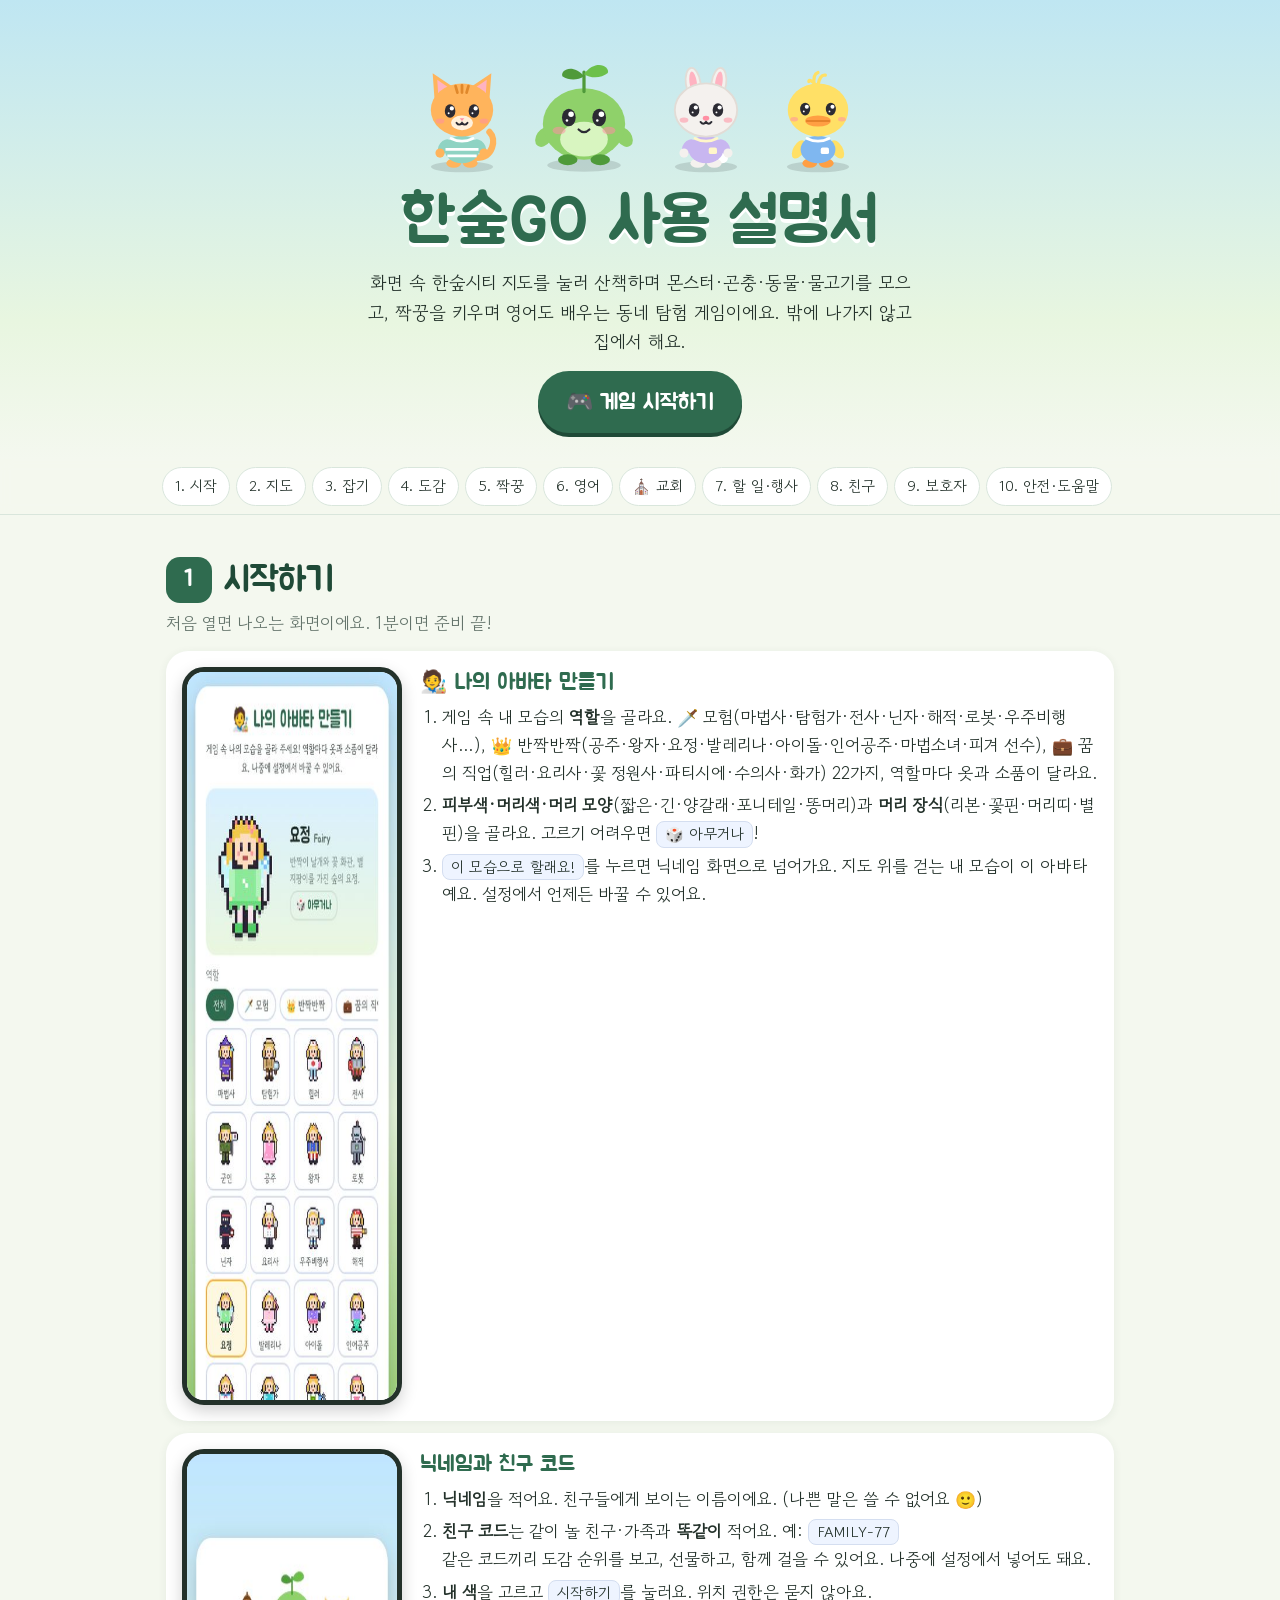
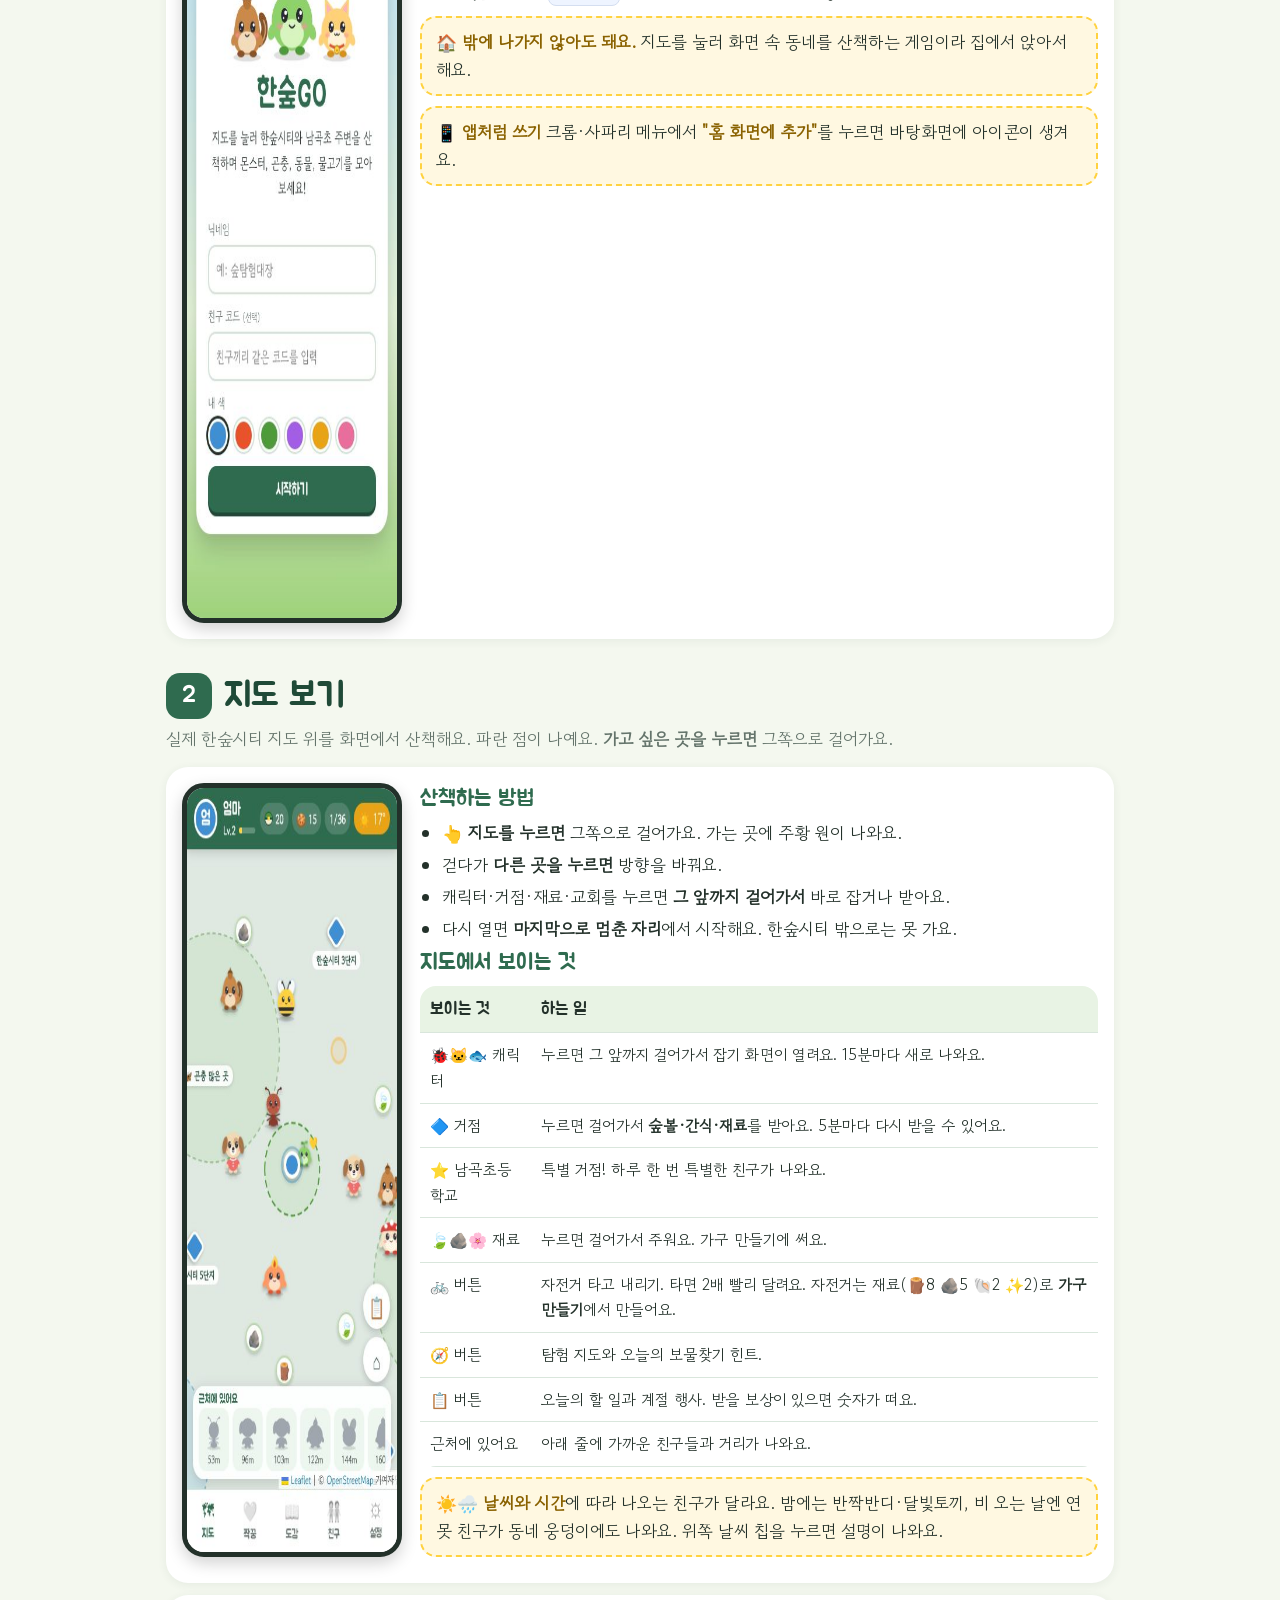
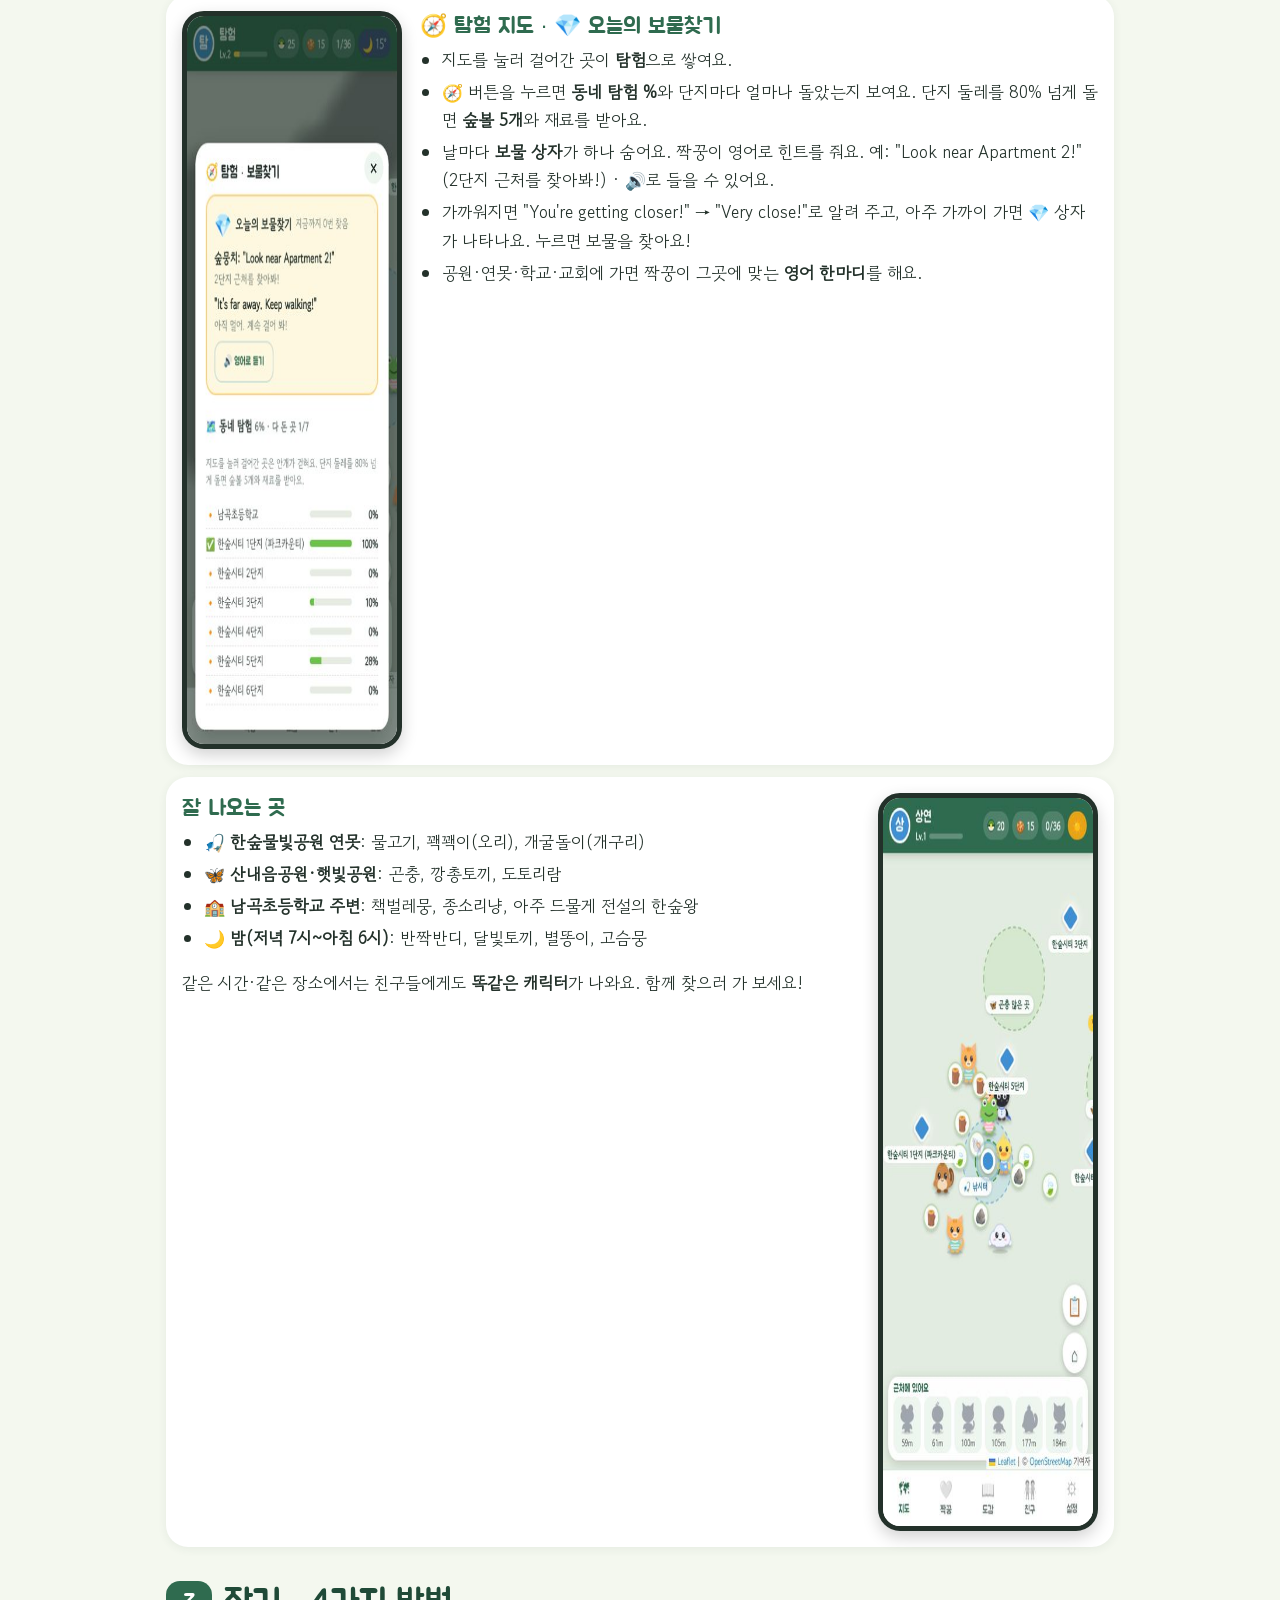
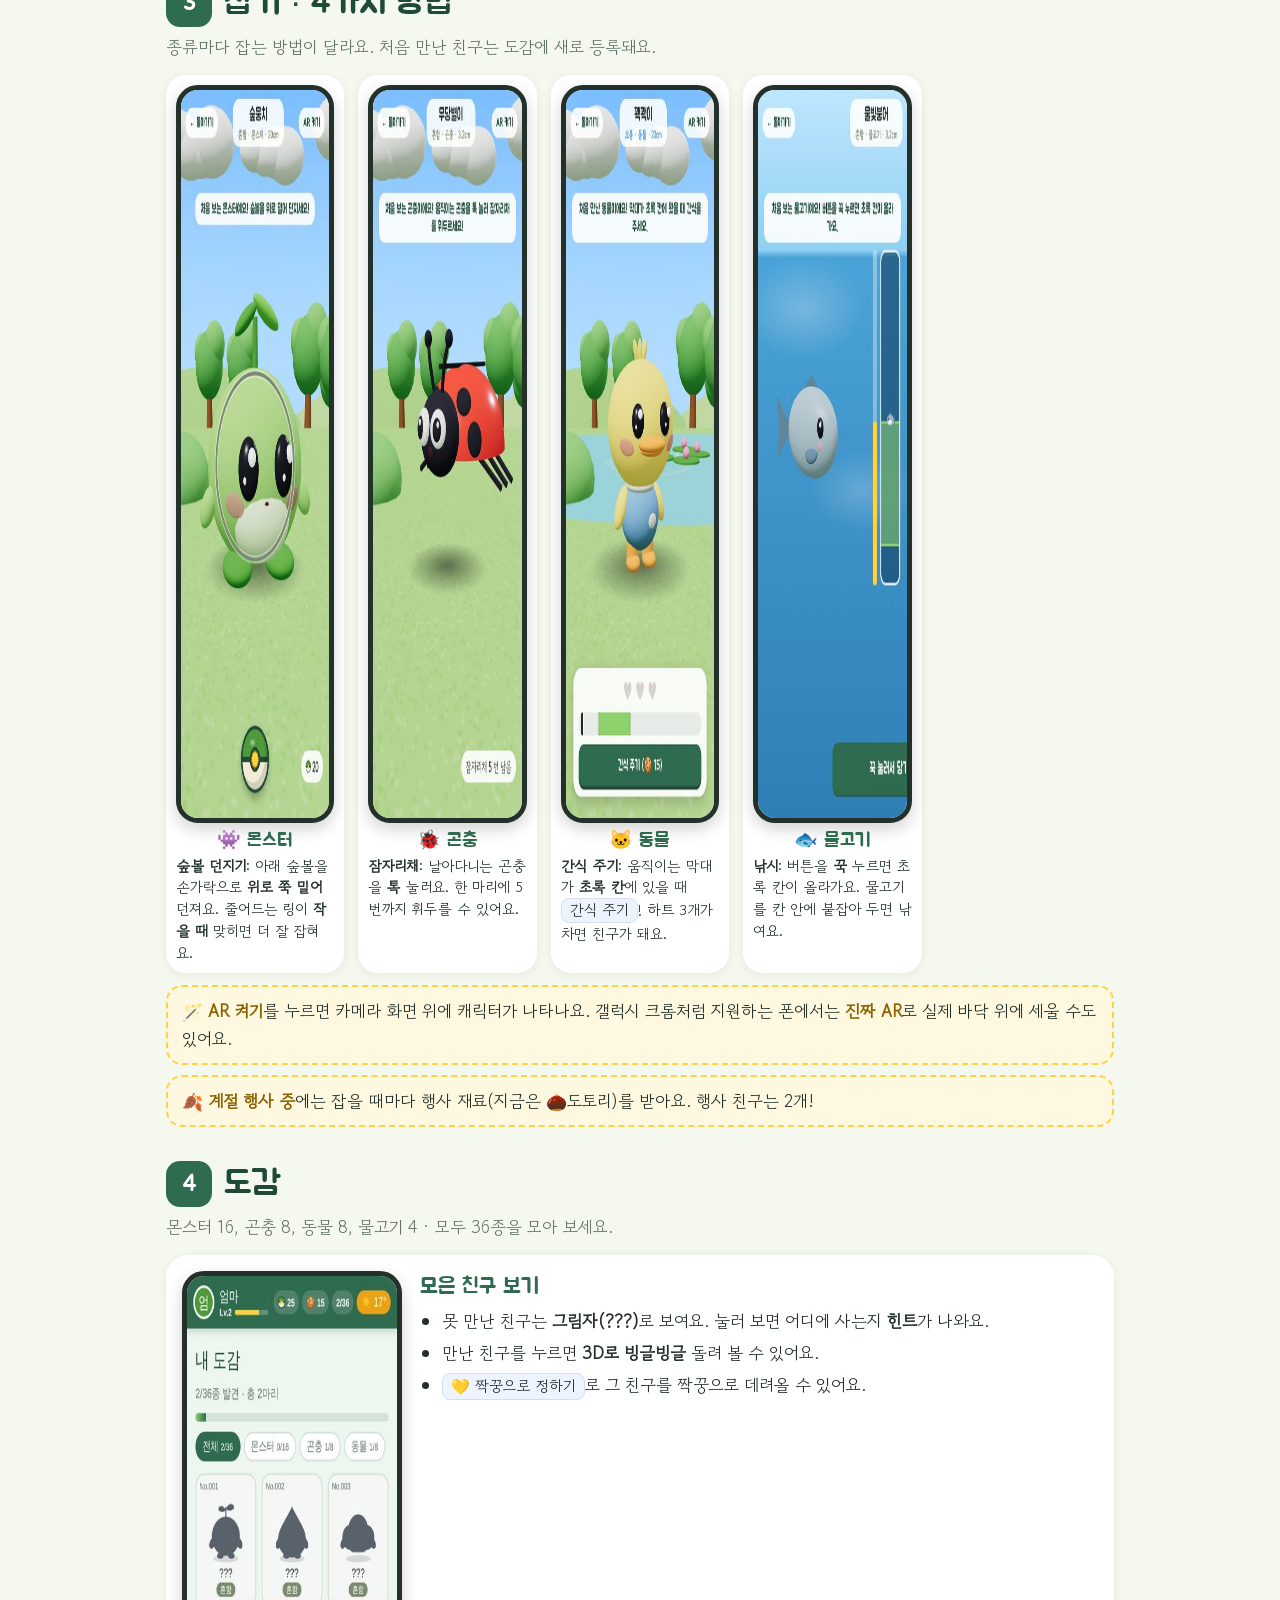
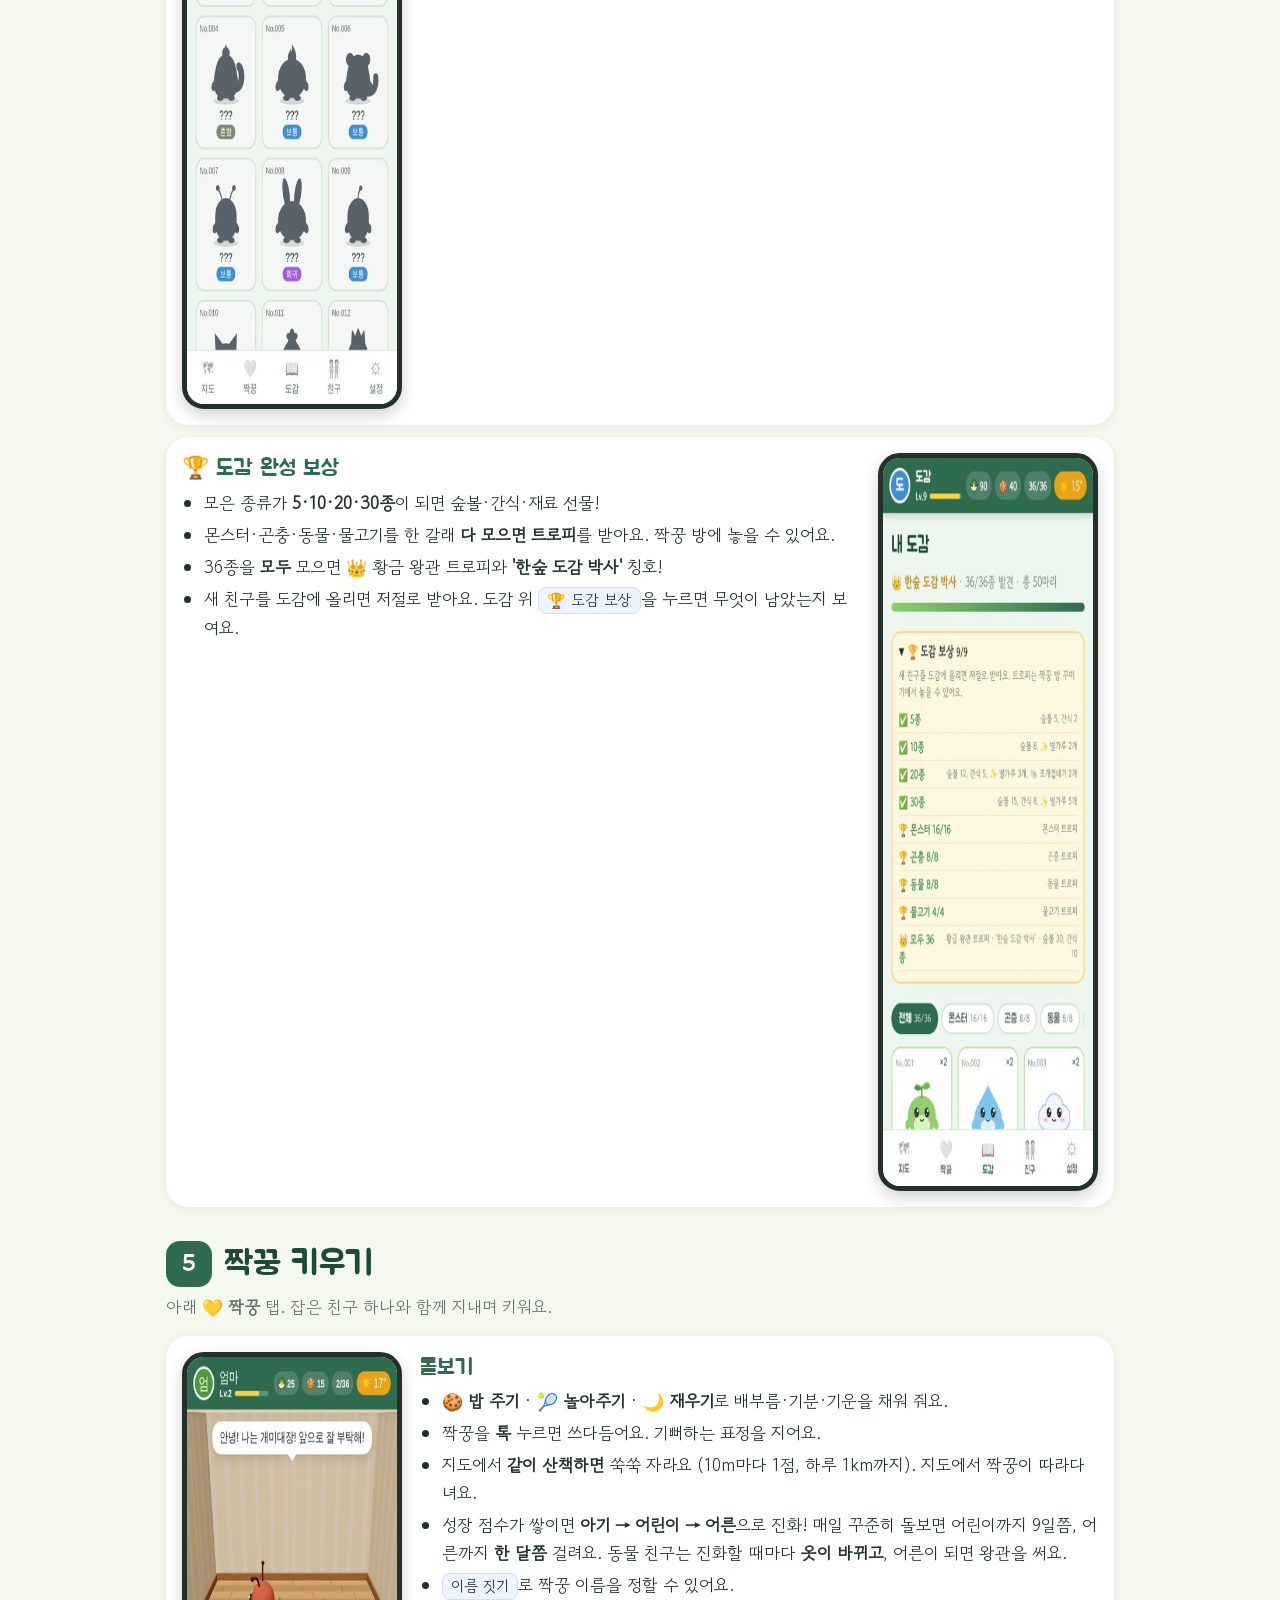
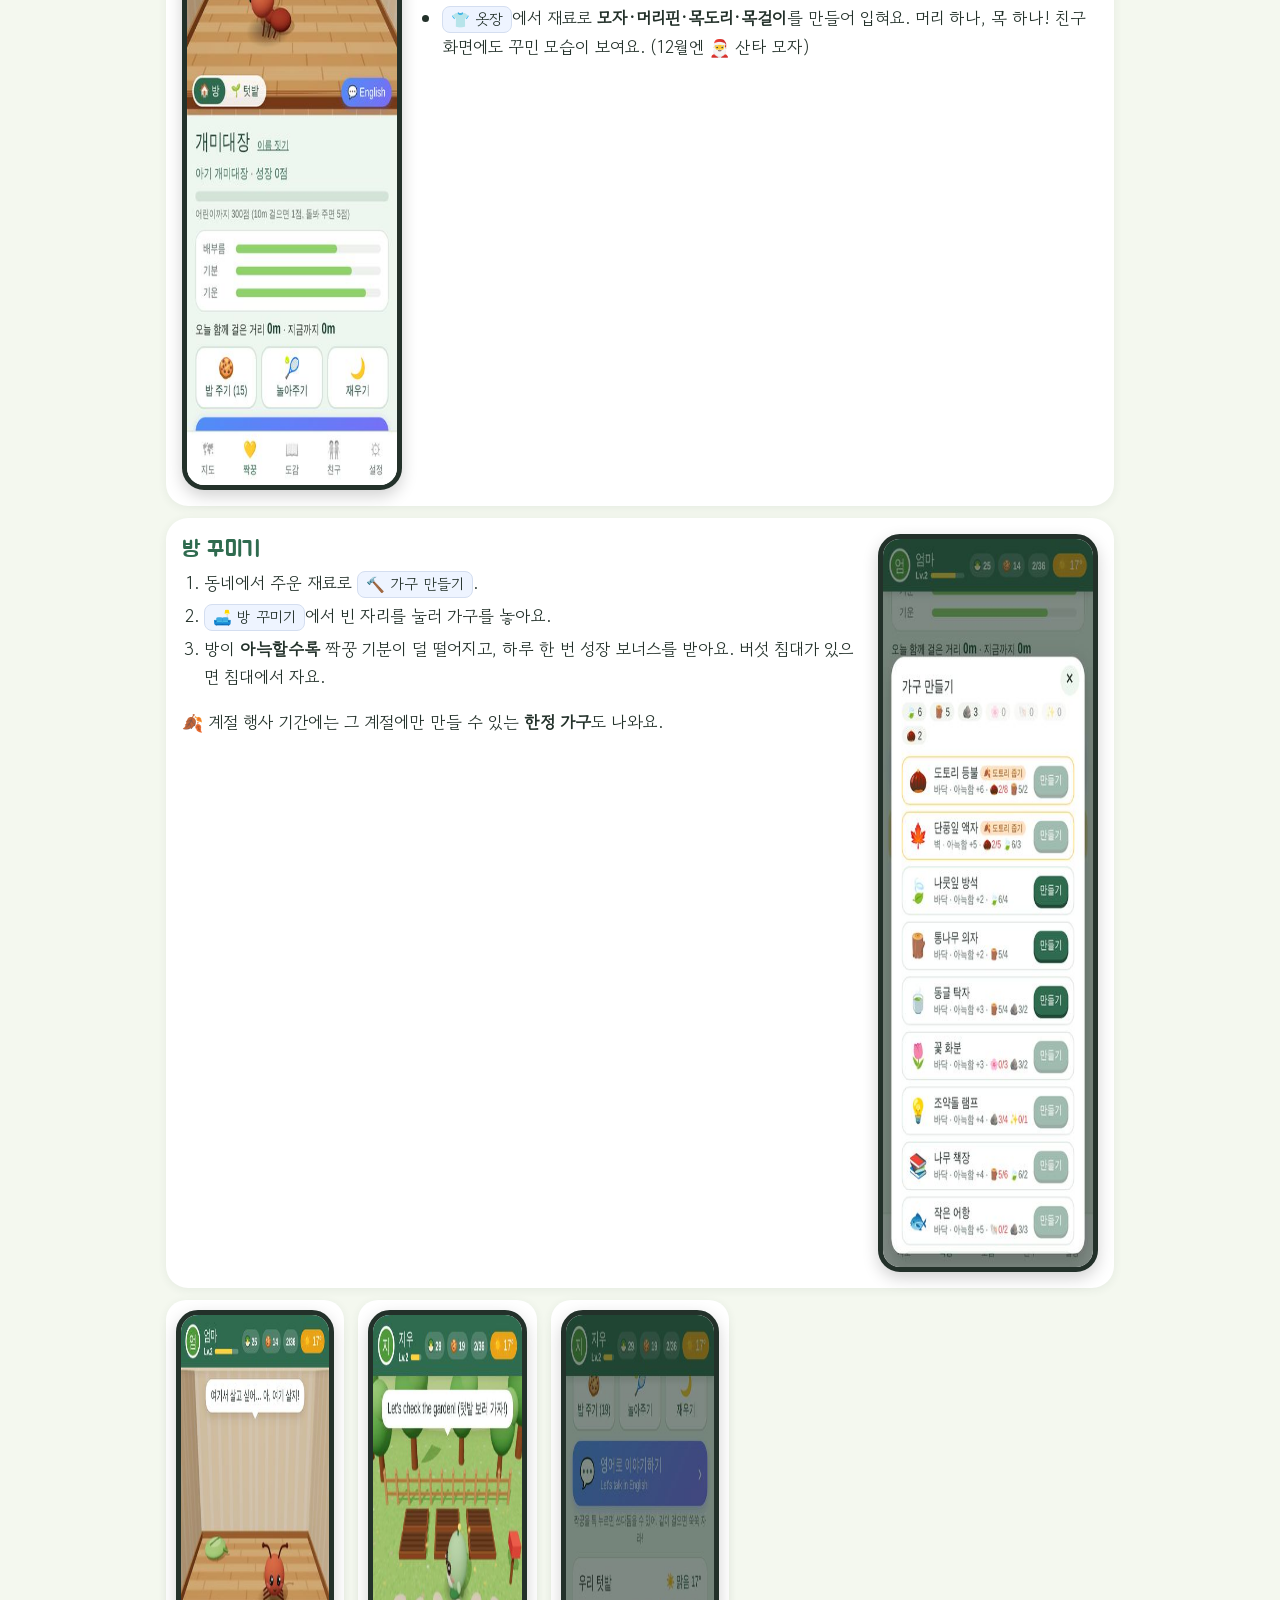
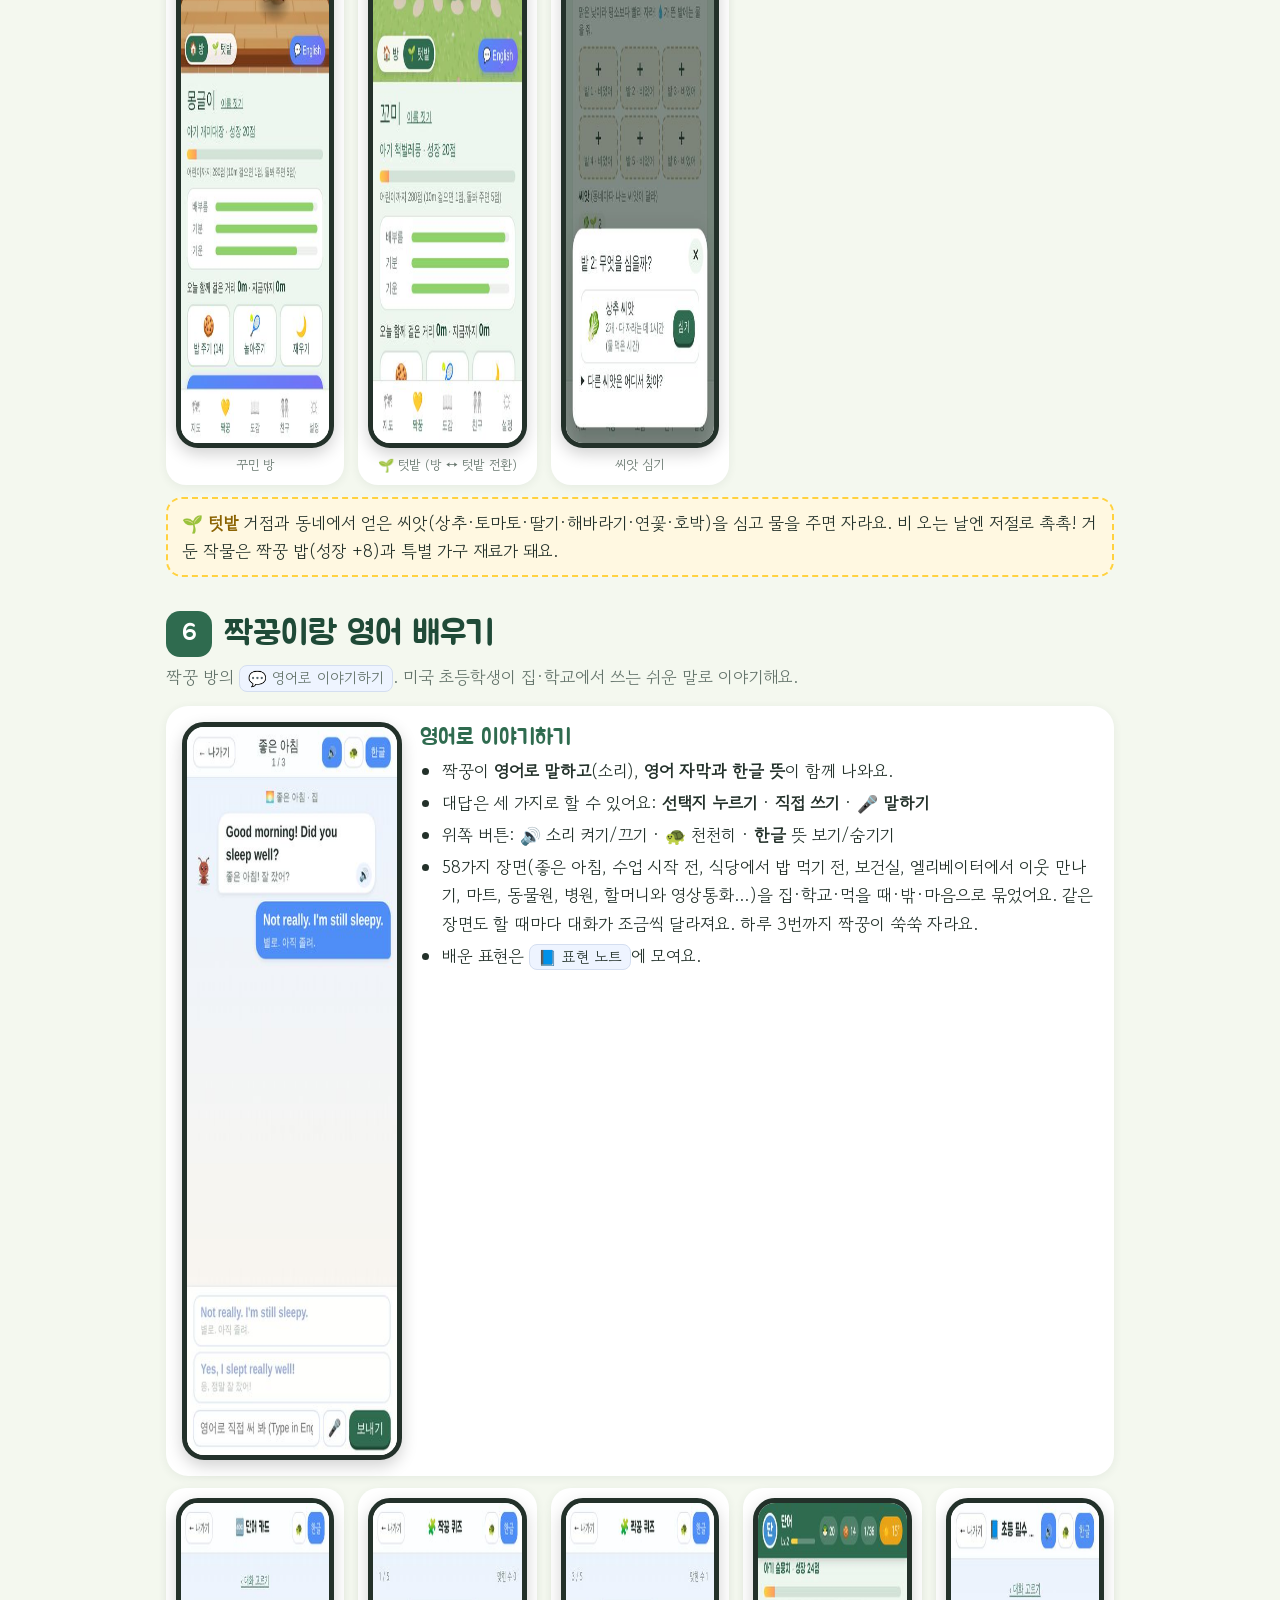
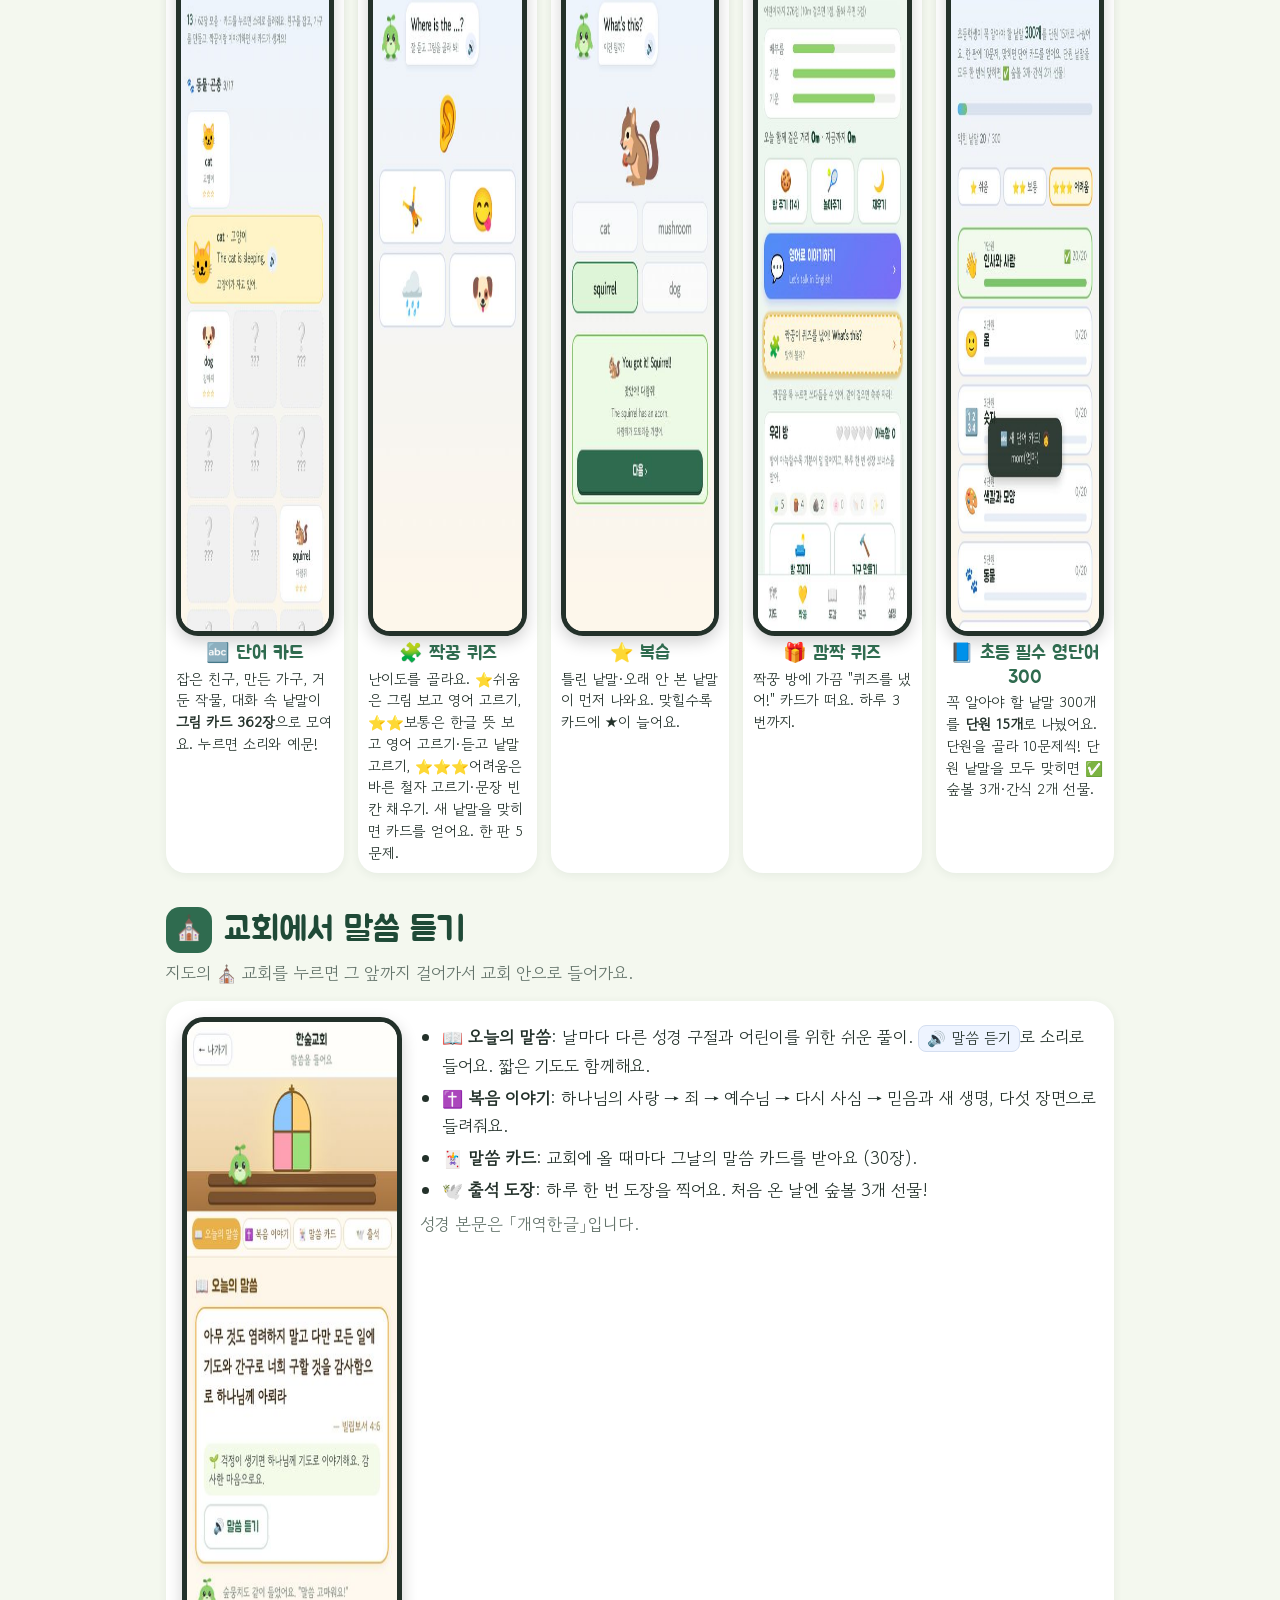
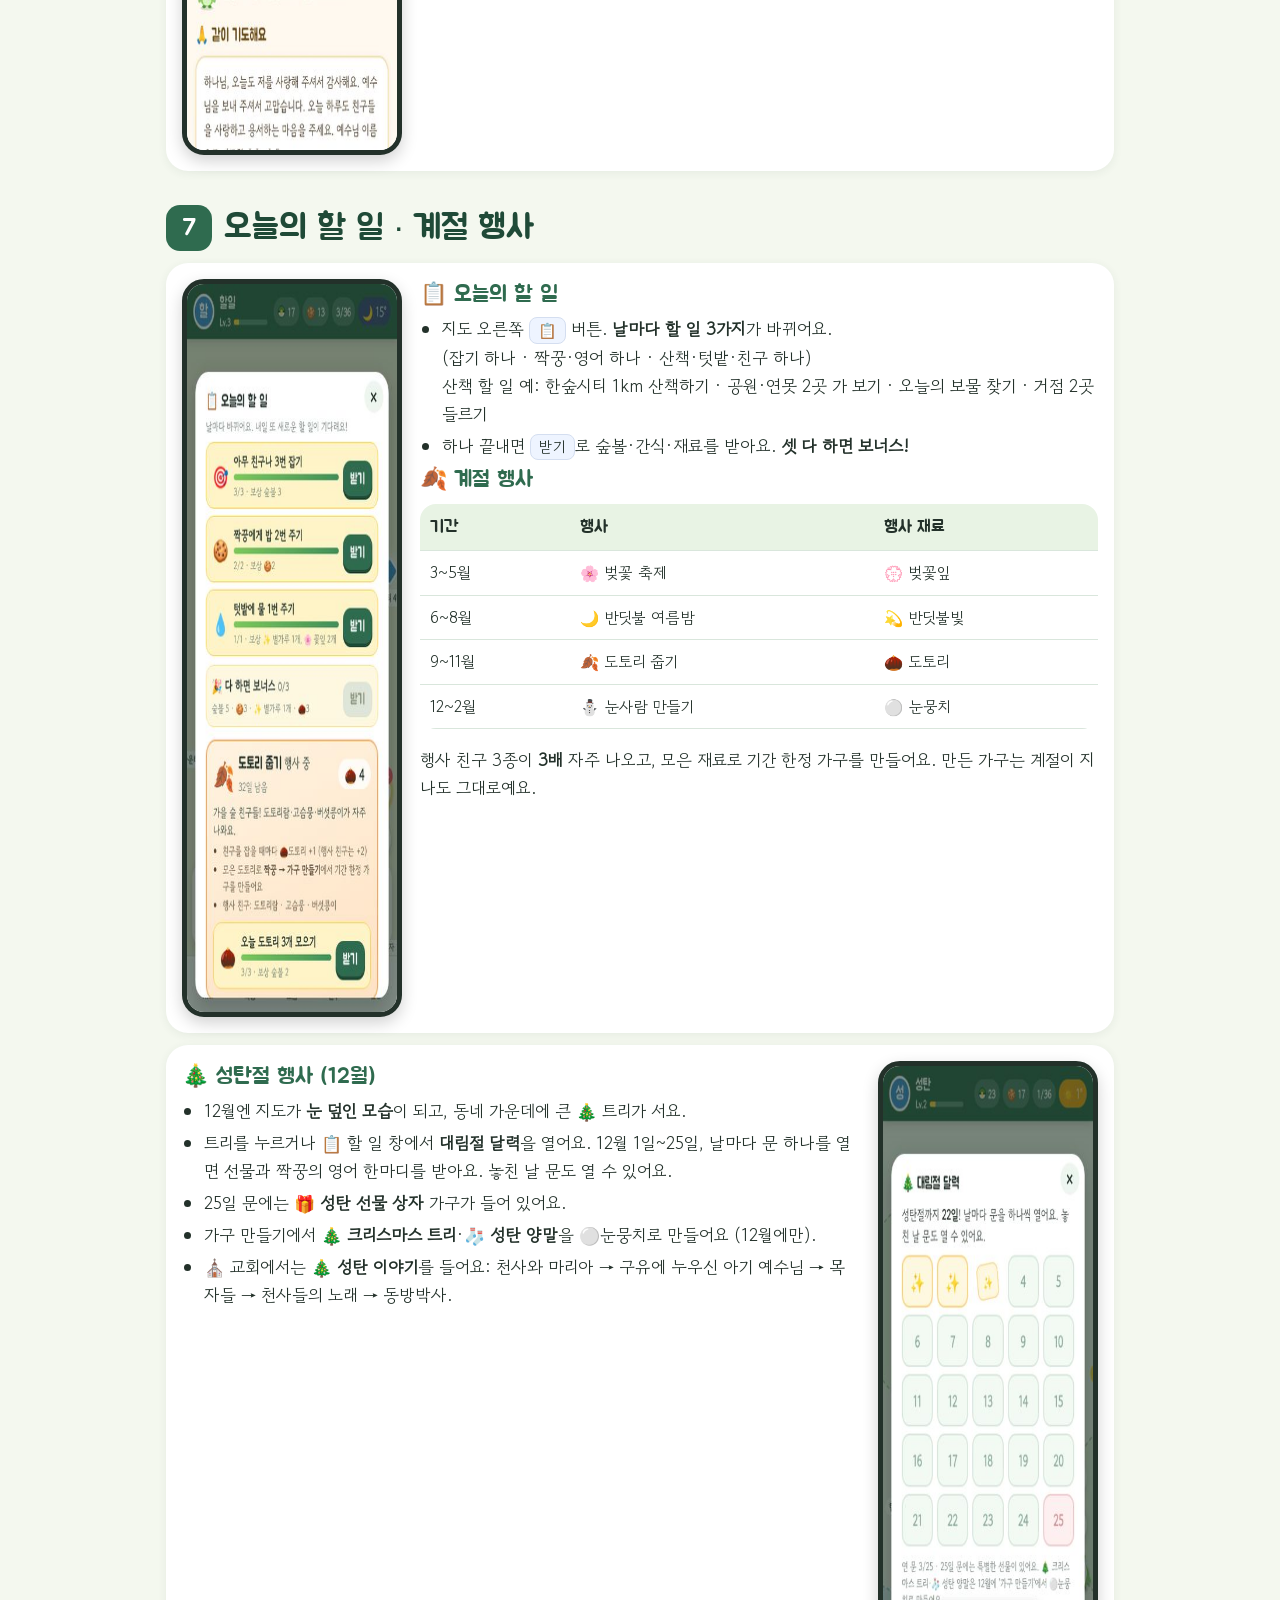
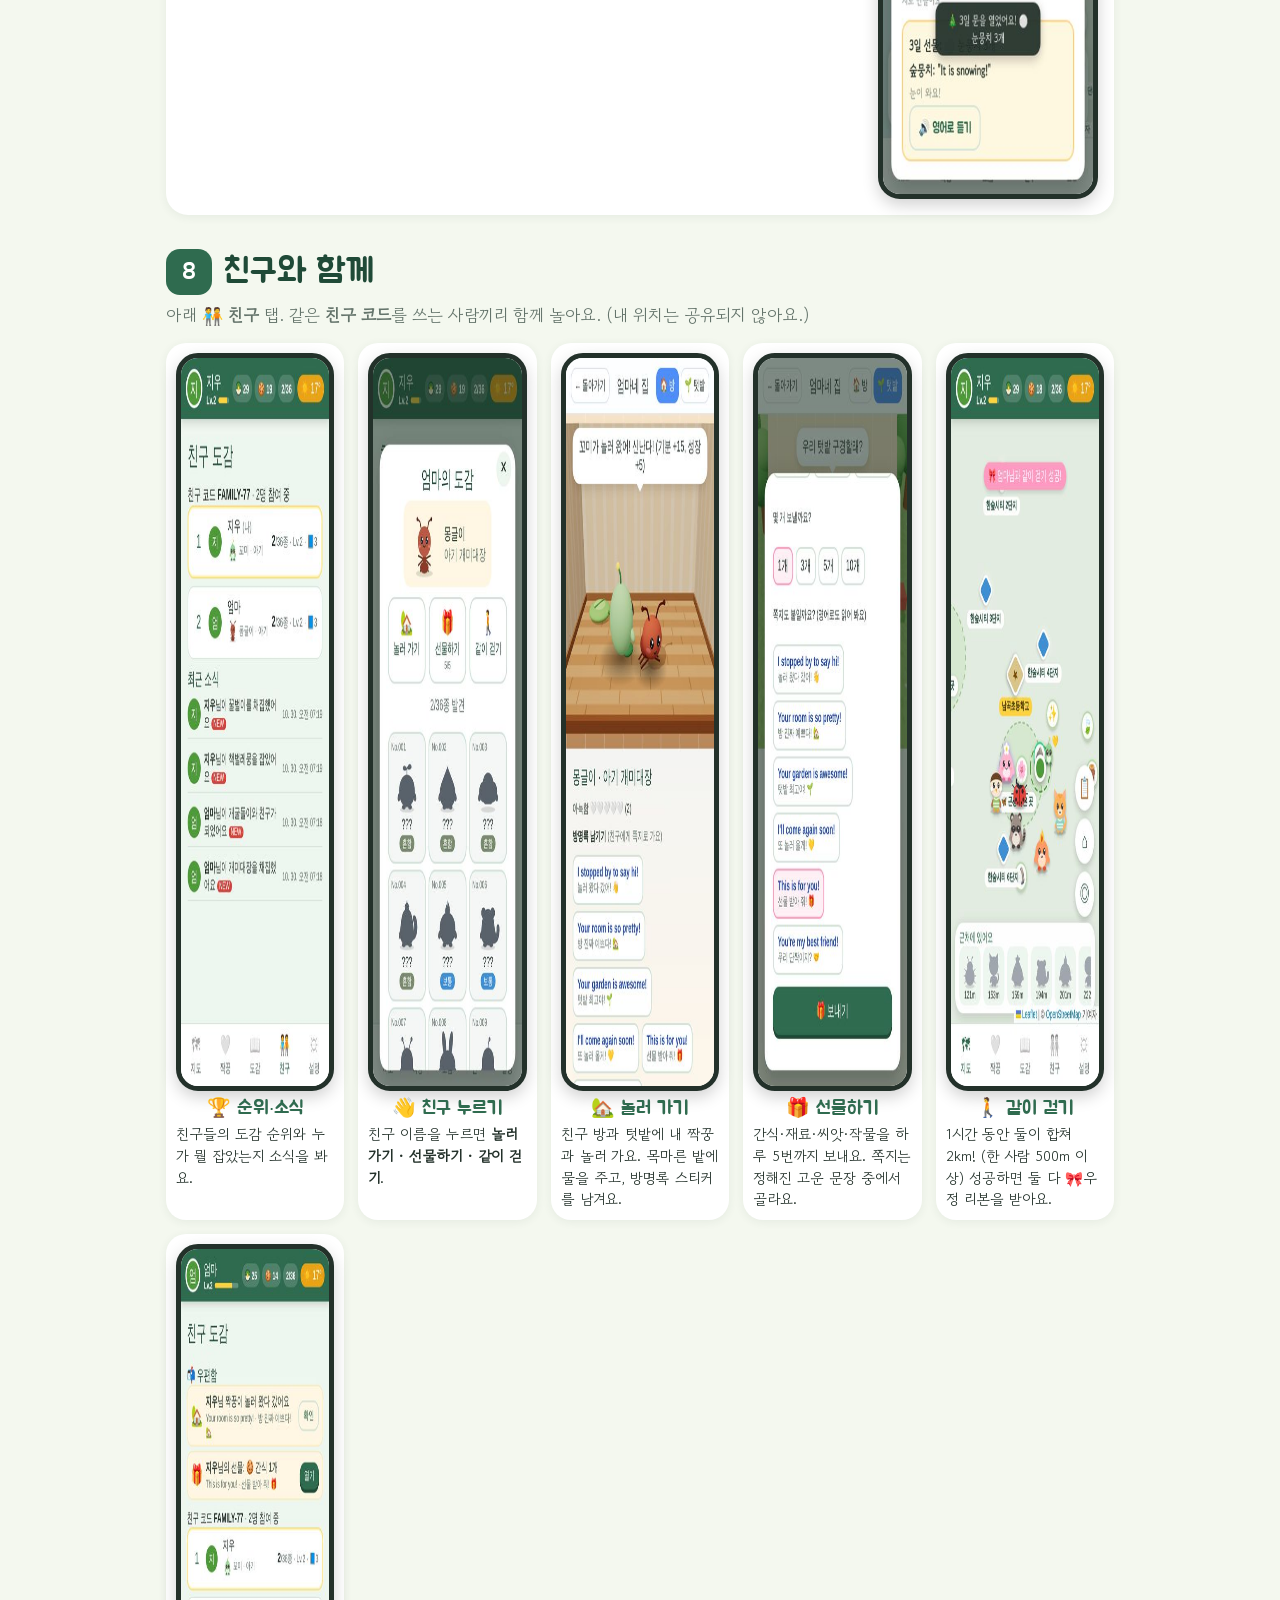
<file: manual.html>
<!DOCTYPE html>
<html lang="ko">
<head>
  <meta charset="UTF-8" />
  <meta name="viewport" content="width=device-width, initial-scale=1, viewport-fit=cover" />
  <meta name="theme-color" content="#2f6b4f" />
  <title>한숲GO 사용 설명서</title>
  <meta name="description" content="한숲GO 게임 사용 설명서: 잡기, 짝꿍 키우기, 영어, 텃밭, 친구, 보호자 안내" />
  <link rel="icon" href="icon.svg" type="image/svg+xml" />
  <link rel="preconnect" href="https://fonts.googleapis.com" />
  <link rel="stylesheet" href="https://fonts.googleapis.com/css2?family=Jua&family=Gowun+Dodum&display=swap" />
  <style>
    :root {
      --forest: #2f6b4f; --forest-d: #1f4a37; --leaf: #8fd16a; --sun: #ffd23f; --sky: #dff1ff;
      --bg: #f4f8ef; --card: #fff; --ink: #23312a; --muted: #64746b; --line: #d9e6dc;
      --display: 'Jua', 'Apple SD Gothic Neo', 'Malgun Gothic', sans-serif;
      --body: 'Gowun Dodum', 'Apple SD Gothic Neo', 'Malgun Gothic', sans-serif;
    }
    * { box-sizing: border-box; }
    html { scroll-behavior: smooth; scroll-padding-top: 64px; }
    body { margin: 0; background: var(--bg); color: var(--ink); font-family: var(--body); font-size: 17px; line-height: 1.65; }
    a { color: var(--forest); }
    h1, h2, h3 { font-family: var(--display); font-weight: 400; line-height: 1.25; }
    img { max-width: 100%; }

    /* 맨 위 */
    .hero { background: linear-gradient(180deg, #bfe6f2 0%, #e8f6e0 70%, var(--bg) 100%); padding: 32px 16px 26px; text-align: center; }
    .hero h1 { font-size: clamp(38px, 9vw, 64px); margin: 4px 0 0; color: var(--forest); text-shadow: 0 4px 0 #fff; }
    .hero p { margin: 6px auto 0; max-width: 560px; font-size: 18px; }
    .crew { display: flex; justify-content: center; align-items: flex-end; gap: 2px; margin: 14px 0 6px; min-height: 96px; }
    .crew svg { width: clamp(64px, 18vw, 110px); height: auto; animation: bob 2.4s ease-in-out infinite; }
    .crew svg:nth-child(2) { animation-delay: .3s; width: clamp(76px, 21vw, 130px); }
    .crew svg:nth-child(3) { animation-delay: .6s; }
    .crew svg:nth-child(4) { animation-delay: .9s; }
    @keyframes bob { 0%, 100% { transform: translateY(0); } 50% { transform: translateY(-6px); } }
    @media (prefers-reduced-motion: reduce) { .crew svg { animation: none; } html { scroll-behavior: auto; } }
    .play { display: inline-block; margin-top: 14px; padding: 13px 28px; border-radius: 999px; background: var(--forest); color: #fff; text-decoration: none; font-family: var(--display); font-size: 22px; box-shadow: 0 4px 0 var(--forest-d); }

    /* 차례 */
    .toc { position: sticky; top: 0; z-index: 10; background: rgba(244, 248, 239, .94); backdrop-filter: blur(6px); border-bottom: 1px solid var(--line); }
    .toc-in { display: flex; gap: 6px; overflow-x: auto; padding: 8px 12px; max-width: 980px; margin: 0 auto; scrollbar-width: none; }
    .toc-in::-webkit-scrollbar { display: none; }
    .toc a { flex: none; padding: 6px 12px; border-radius: 999px; background: #fff; border: 1px solid var(--line); text-decoration: none; color: var(--ink); font-size: 15px; white-space: nowrap; }

    main { max-width: 980px; margin: 0 auto; padding: 8px 16px 40px; }
    section { margin: 34px 0; }
    .sec-h { display: flex; align-items: center; gap: 12px; margin-bottom: 6px; }
    .sec-h .no { flex: none; width: 46px; height: 46px; border-radius: 14px; background: var(--forest); color: #fff; display: grid; place-items: center; font-family: var(--display); font-size: 24px; }
    .sec-h h2 { margin: 0; font-size: clamp(26px, 6vw, 34px); color: var(--forest-d); }
    .lead { margin: 4px 0 14px; color: var(--muted); }

    /* 화면 + 설명 */
    .step { display: grid; grid-template-columns: minmax(150px, 220px) 1fr; gap: 18px; align-items: start; background: var(--card); border-radius: 22px; padding: 16px; margin: 12px 0; box-shadow: 0 2px 10px rgba(40, 70, 50, .07); }
    .step.flip { grid-template-columns: 1fr minmax(150px, 220px); }
    .step.flip .phone { order: 2; }
    .step h3 { margin: 2px 0 6px; font-size: 22px; color: var(--forest); }
    .step ol, .step ul { margin: 6px 0; padding-left: 22px; }
    .step li { margin: 4px 0; }
    .phone { margin: 0; }
    .phone img { display: block; width: 100%; border-radius: 22px; border: 5px solid #23312a; box-shadow: 0 6px 16px rgba(0, 0, 0, .18); background: #fff; }
    .phone figcaption { text-align: center; font-size: 13px; color: var(--muted); margin-top: 6px; }
    .phones { display: grid; grid-template-columns: repeat(auto-fill, minmax(150px, 1fr)); gap: 14px; margin: 12px 0; }
    .phones .phone { background: var(--card); border-radius: 20px; padding: 10px; box-shadow: 0 2px 10px rgba(40, 70, 50, .07); }
    .phones .phone h3 { margin: 6px 0 2px; font-size: 19px; color: var(--forest); text-align: center; }
    .phones .phone p { margin: 2px 0 0; font-size: 14.5px; line-height: 1.5; }
    .tip { background: #fff8e1; border: 2px dashed #ffd23f; border-radius: 16px; padding: 10px 14px; margin: 10px 0; }
    .tip b { color: #8a6200; }
    .key { display: inline-block; padding: 0 8px; border-radius: 8px; background: #eef4ff; border: 1px solid #d4def0; font-size: 15px; white-space: nowrap; }
    table { width: 100%; border-collapse: collapse; background: var(--card); border-radius: 16px; overflow: hidden; margin: 10px 0; font-size: 15.5px; }
    th, td { padding: 9px 10px; border-bottom: 1px solid var(--line); text-align: left; vertical-align: top; }
    th { background: #e8f3e4; font-family: var(--display); font-weight: 400; font-size: 17px; }
    .parent { background: #f1f6ff; border-radius: 26px; padding: 4px 14px 14px; border: 2px solid #d6e2f5; }
    .faq details { background: var(--card); border-radius: 16px; padding: 12px 16px; margin: 8px 0; box-shadow: 0 2px 8px rgba(40, 70, 50, .06); }
    .faq summary { cursor: pointer; font-weight: 700; }
    .share { display: flex; gap: 18px; align-items: center; background: var(--card); border-radius: 22px; padding: 16px; flex-wrap: wrap; }
    .share img { width: 150px; border-radius: 14px; }
    footer { text-align: center; color: var(--muted); font-size: 14px; padding: 20px 16px 40px; }

    @media (max-width: 560px) {
      body { font-size: 16px; }
      .step, .step.flip { grid-template-columns: 1fr; }
      .step.flip .phone { order: 0; }
      .step .phone { max-width: 230px; margin: 0 auto; }
      .phones { grid-template-columns: repeat(2, 1fr); gap: 10px; }
    }
  </style>
</head>
<body>

<header class="hero">
  <div class="crew" id="crew" aria-hidden="true"></div>
  <h1>한숲GO 사용 설명서</h1>
  <p>화면 속 한숲시티 지도를 눌러 산책하며 몬스터·곤충·동물·물고기를 모으고, 짝꿍을 키우며 영어도 배우는 동네 탐험 게임이에요. 밖에 나가지 않고 집에서 해요.</p>
  <a class="play" href="./">🎮 게임 시작하기</a>
</header>

<nav class="toc" aria-label="차례"><div class="toc-in">
  <a href="#start">1. 시작</a><a href="#map">2. 지도</a><a href="#catch">3. 잡기</a><a href="#dex">4. 도감</a>
  <a href="#buddy">5. 짝꿍</a><a href="#english">6. 영어</a><a href="#church">⛪ 교회</a><a href="#quest">7. 할 일·행사</a><a href="#friends">8. 친구</a>
  <a href="#parent">9. 보호자</a><a href="#safety">10. 안전·도움말</a>
</div></nav>

<main>

<!-- 1. 시작 -->
<section id="start">
  <div class="sec-h"><span class="no">1</span><h2>시작하기</h2></div>
  <p class="lead">처음 열면 나오는 화면이에요. 1분이면 준비 끝!</p>
  <div class="step">
    <figure class="phone"><img src="manual/img/avatar.jpg" alt="나의 아바타 만들기: 역할 22가지와 피부색·머리색·머리 모양·머리 장식 고르기" loading="lazy" width="360" height="738"></figure>
    <div>
      <h3>🧑‍🎨 나의 아바타 만들기</h3>
      <ol>
        <li>게임 속 내 모습의 <b>역할</b>을 골라요. 🗡️ 모험(마법사·탐험가·전사·닌자·해적·로봇·우주비행사…), 👑 반짝반짝(공주·왕자·요정·발레리나·아이돌·인어공주·마법소녀·피겨 선수), 💼 꿈의 직업(힐러·요리사·꽃 정원사·파티시에·수의사·화가) 22가지, 역할마다 옷과 소품이 달라요.</li>
        <li><b>피부색·머리색·머리 모양</b>(짧은·긴·양갈래·포니테일·똥머리)과 <b>머리 장식</b>(리본·꽃핀·머리띠·별핀)을 골라요. 고르기 어려우면 <span class="key">🎲 아무거나</span>!</li>
        <li><span class="key">이 모습으로 할래요!</span>를 누르면 닉네임 화면으로 넘어가요. 지도 위를 걷는 내 모습이 이 아바타예요. 설정에서 언제든 바꿀 수 있어요.</li>
      </ol>
    </div>
  </div>
  <div class="step">
    <figure class="phone"><img src="manual/img/start.jpg" alt="처음 시작 화면: 닉네임, 친구 코드, 내 색 고르기" loading="lazy" width="360" height="774"></figure>
    <div>
      <h3>닉네임과 친구 코드</h3>
      <ol>
        <li><b>닉네임</b>을 적어요. 친구들에게 보이는 이름이에요. (나쁜 말은 쓸 수 없어요 🙂)</li>
        <li><b>친구 코드</b>는 같이 놀 친구·가족과 <b>똑같이</b> 적어요. 예: <span class="key">FAMILY-77</span><br>같은 코드끼리 도감 순위를 보고, 선물하고, 함께 걸을 수 있어요. 나중에 설정에서 넣어도 돼요.</li>
        <li><b>내 색</b>을 고르고 <span class="key">시작하기</span>를 눌러요. 위치 권한은 묻지 않아요.</li>
      </ol>
      <div class="tip">🏠 <b>밖에 나가지 않아도 돼요.</b> 지도를 눌러 화면 속 동네를 산책하는 게임이라 집에서 앉아서 해요.</div>
      <div class="tip">📱 <b>앱처럼 쓰기</b> 크롬·사파리 메뉴에서 <b>"홈 화면에 추가"</b>를 누르면 바탕화면에 아이콘이 생겨요.</div>
    </div>
  </div>
</section>

<!-- 2. 지도 -->
<section id="map">
  <div class="sec-h"><span class="no">2</span><h2>지도 보기</h2></div>
  <p class="lead">실제 한숲시티 지도 위를 화면에서 산책해요. 파란 점이 나예요. <b>가고 싶은 곳을 누르면</b> 그쪽으로 걸어가요.</p>
  <div class="step">
    <figure class="phone"><img src="manual/img/map.jpg" alt="지도 화면: 눌러서 걸어가는 모습, 캐릭터, 거점, 재료, 근처 목록" loading="lazy" width="360" height="774"></figure>
    <div>
      <h3>산책하는 방법</h3>
      <ul>
        <li>👆 <b>지도를 누르면</b> 그쪽으로 걸어가요. 가는 곳에 주황 원이 나와요.</li>
        <li>걷다가 <b>다른 곳을 누르면</b> 방향을 바꿔요.</li>
        <li>캐릭터·거점·재료·교회를 누르면 <b>그 앞까지 걸어가서</b> 바로 잡거나 받아요.</li>
        <li>다시 열면 <b>마지막으로 멈춘 자리</b>에서 시작해요. 한숲시티 밖으로는 못 가요.</li>
      </ul>
      <h3>지도에서 보이는 것</h3>
      <table>
        <tr><th>보이는 것</th><th>하는 일</th></tr>
        <tr><td>🐞🐱🐟 캐릭터</td><td>누르면 그 앞까지 걸어가서 잡기 화면이 열려요. 15분마다 새로 나와요.</td></tr>
        <tr><td>🔷 거점</td><td>누르면 걸어가서 <b>숲볼·간식·재료</b>를 받아요. 5분마다 다시 받을 수 있어요.</td></tr>
        <tr><td>⭐ 남곡초등학교</td><td>특별 거점! 하루 한 번 특별한 친구가 나와요.</td></tr>
        <tr><td>🍃🪨🌸 재료</td><td>누르면 걸어가서 주워요. 가구 만들기에 써요.</td></tr>
        <tr><td>🚲 버튼</td><td>자전거 타고 내리기. 타면 2배 빨리 달려요. 자전거는 재료(🪵8 🪨5 🐚2 ✨2)로 <b>가구 만들기</b>에서 만들어요.</td></tr>
        <tr><td>🧭 버튼</td><td>탐험 지도와 오늘의 보물찾기 힌트.</td></tr>
        <tr><td>📋 버튼</td><td>오늘의 할 일과 계절 행사. 받을 보상이 있으면 숫자가 떠요.</td></tr>
        <tr><td>근처에 있어요</td><td>아래 줄에 가까운 친구들과 거리가 나와요.</td></tr>
      </table>
      <div class="tip">☀️🌧️ <b>날씨와 시간</b>에 따라 나오는 친구가 달라요. 밤에는 반짝반디·달빛토끼, 비 오는 날엔 연못 친구가 동네 웅덩이에도 나와요. 위쪽 날씨 칩을 누르면 설명이 나와요.</div>
    </div>
  </div>
  <div class="step">
    <figure class="phone"><img src="manual/img/explore.jpg" alt="탐험 창: 오늘의 보물찾기 영어 힌트와 단지별 탐험 막대" loading="lazy" width="360" height="738"></figure>
    <div>
      <h3>🧭 탐험 지도 · 💎 오늘의 보물찾기</h3>
      <ul>
        <li>지도를 눌러 걸어간 곳이 <b>탐험</b>으로 쌓여요.</li>
        <li>🧭 버튼을 누르면 <b>동네 탐험 %</b>와 단지마다 얼마나 돌았는지 보여요. 단지 둘레를 80% 넘게 돌면 <b>숲볼 5개</b>와 재료를 받아요.</li>
        <li>날마다 <b>보물 상자</b>가 하나 숨어요. 짝꿍이 영어로 힌트를 줘요. 예: <span lang="en">"Look near Apartment 2!"</span> (2단지 근처를 찾아봐!) · 🔊로 들을 수 있어요.</li>
        <li>가까워지면 <span lang="en">"You're getting closer!"</span> → <span lang="en">"Very close!"</span>로 알려 주고, 아주 가까이 가면 💎 상자가 나타나요. 누르면 보물을 찾아요!</li>
        <li>공원·연못·학교·교회에 가면 짝꿍이 그곳에 맞는 <b>영어 한마디</b>를 해요.</li>
      </ul>
    </div>
  </div>
  <div class="step flip">
    <figure class="phone"><img src="manual/img/stop.jpg" alt="연못과 공원 구역이 보이는 지도 화면" loading="lazy" width="360" height="738"></figure>
    <div>
      <h3>잘 나오는 곳</h3>
      <ul>
        <li>🎣 <b>한숲물빛공원 연못</b>: 물고기, 꽥꽥이(오리), 개굴돌이(개구리)</li>
        <li>🦋 <b>산내음공원·햇빛공원</b>: 곤충, 깡총토끼, 도토리람</li>
        <li>🏫 <b>남곡초등학교 주변</b>: 책벌레뭉, 종소리냥, 아주 드물게 전설의 한숲왕</li>
        <li>🌙 <b>밤(저녁 7시~아침 6시)</b>: 반짝반디, 달빛토끼, 별똥이, 고슴뭉</li>
      </ul>
      <p>같은 시간·같은 장소에서는 친구들에게도 <b>똑같은 캐릭터</b>가 나와요. 함께 찾으러 가 보세요!</p>
    </div>
  </div>
</section>

<!-- 3. 잡기 -->
<section id="catch">
  <div class="sec-h"><span class="no">3</span><h2>잡기 · 4가지 방법</h2></div>
  <p class="lead">종류마다 잡는 방법이 달라요. 처음 만난 친구는 도감에 새로 등록돼요.</p>
  <div class="phones">
    <figure class="phone"><img src="manual/img/ball.jpg" alt="몬스터 잡기: 숲볼 던지기" loading="lazy" width="360" height="738">
      <h3>👾 몬스터</h3><p><b>숲볼 던지기</b>: 아래 숲볼을 손가락으로 <b>위로 쭉 밀어</b> 던져요. 줄어드는 링이 <b>작을 때</b> 맞히면 더 잘 잡혀요.</p></figure>
    <figure class="phone"><img src="manual/img/net.jpg" alt="곤충 잡기: 잠자리채" loading="lazy" width="360" height="738">
      <h3>🐞 곤충</h3><p><b>잠자리채</b>: 날아다니는 곤충을 <b>톡</b> 눌러요. 한 마리에 5번까지 휘두를 수 있어요.</p></figure>
    <figure class="phone"><img src="manual/img/snack.jpg" alt="동물 친구 만나기: 간식 주기" loading="lazy" width="360" height="738">
      <h3>🐱 동물</h3><p><b>간식 주기</b>: 움직이는 막대가 <b>초록 칸</b>에 있을 때 <span class="key">간식 주기</span>! 하트 3개가 차면 친구가 돼요.</p></figure>
    <figure class="phone"><img src="manual/img/fish.jpg" alt="물고기 잡기: 낚시" loading="lazy" width="360" height="738">
      <h3>🐟 물고기</h3><p><b>낚시</b>: 버튼을 <b>꾹</b> 누르면 초록 칸이 올라가요. 물고기를 칸 안에 붙잡아 두면 낚여요.</p></figure>
  </div>
  <div class="tip">🪄 <b>AR 켜기</b>를 누르면 카메라 화면 위에 캐릭터가 나타나요. 갤럭시 크롬처럼 지원하는 폰에서는 <b>진짜 AR</b>로 실제 바닥 위에 세울 수도 있어요.</div>
  <div class="tip">🍂 <b>계절 행사 중</b>에는 잡을 때마다 행사 재료(지금은 🌰도토리)를 받아요. 행사 친구는 2개!</div>
</section>

<!-- 4. 도감 -->
<section id="dex">
  <div class="sec-h"><span class="no">4</span><h2>도감</h2></div>
  <p class="lead">몬스터 16, 곤충 8, 동물 8, 물고기 4 · 모두 36종을 모아 보세요.</p>
  <div class="step">
    <figure class="phone"><img src="manual/img/dex.jpg" alt="도감 목록 화면" loading="lazy" width="360" height="738"></figure>
    <div>
      <h3>모은 친구 보기</h3>
      <ul>
        <li>못 만난 친구는 <b>그림자(???)</b>로 보여요. 눌러 보면 어디에 사는지 <b>힌트</b>가 나와요.</li>
        <li>만난 친구를 누르면 <b>3D로 빙글빙글</b> 돌려 볼 수 있어요.</li>
        <li><span class="key">💛 짝꿍으로 정하기</span>로 그 친구를 짝꿍으로 데려올 수 있어요.</li>
      </ul>
    </div>
  </div>
  <div class="step flip">
    <figure class="phone"><img src="manual/img/dexreward.jpg" alt="도감 보상 목록: 5·10·20·30종, 갈래 트로피, 황금 왕관 트로피" loading="lazy" width="360" height="738"></figure>
    <div>
      <h3>🏆 도감 완성 보상</h3>
      <ul>
        <li>모은 종류가 <b>5·10·20·30종</b>이 되면 숲볼·간식·재료 선물!</li>
        <li>몬스터·곤충·동물·물고기를 한 갈래 <b>다 모으면 트로피</b>를 받아요. 짝꿍 방에 놓을 수 있어요.</li>
        <li>36종을 <b>모두</b> 모으면 👑 황금 왕관 트로피와 <b>'한숲 도감 박사'</b> 칭호!</li>
        <li>새 친구를 도감에 올리면 저절로 받아요. 도감 위 <span class="key">🏆 도감 보상</span>을 누르면 무엇이 남았는지 보여요.</li>
      </ul>
    </div>
  </div>
</section>

<!-- 5. 짝꿍 -->
<section id="buddy">
  <div class="sec-h"><span class="no">5</span><h2>짝꿍 키우기</h2></div>
  <p class="lead">아래 <b>💛 짝꿍</b> 탭. 잡은 친구 하나와 함께 지내며 키워요.</p>
  <div class="step">
    <figure class="phone"><img src="manual/img/buddy.jpg" alt="짝꿍 방 화면: 밥 주기, 놀아주기, 재우기" loading="lazy" width="360" height="738"></figure>
    <div>
      <h3>돌보기</h3>
      <ul>
        <li>🍪 <b>밥 주기</b> · 🎾 <b>놀아주기</b> · 🌙 <b>재우기</b>로 배부름·기분·기운을 채워 줘요.</li>
        <li>짝꿍을 <b>톡</b> 누르면 쓰다듬어요. 기뻐하는 표정을 지어요.</li>
        <li>지도에서 <b>같이 산책하면</b> 쑥쑥 자라요 (10m마다 1점, 하루 1km까지). 지도에서 짝꿍이 따라다녀요.</li>
        <li>성장 점수가 쌓이면 <b>아기 → 어린이 → 어른</b>으로 진화! 매일 꾸준히 돌보면 어린이까지 9일쯤, 어른까지 <b>한 달쯤</b> 걸려요. 동물 친구는 진화할 때마다 <b>옷이 바뀌고</b>, 어른이 되면 왕관을 써요.</li>
        <li><span class="key">이름 짓기</span>로 짝꿍 이름을 정할 수 있어요.</li>
        <li><span class="key">👕 옷장</span>에서 재료로 <b>모자·머리핀·목도리·목걸이</b>를 만들어 입혀요. 머리 하나, 목 하나! 친구 화면에도 꾸민 모습이 보여요. (12월엔 🎅 산타 모자)</li>
      </ul>
    </div>
  </div>
  <div class="step flip">
    <figure class="phone"><img src="manual/img/craft.jpg" alt="가구 만들기 목록" loading="lazy" width="360" height="738"></figure>
    <div>
      <h3>방 꾸미기</h3>
      <ol>
        <li>동네에서 주운 재료로 <span class="key">🔨 가구 만들기</span>.</li>
        <li><span class="key">🛋️ 방 꾸미기</span>에서 빈 자리를 눌러 가구를 놓아요.</li>
        <li>방이 <b>아늑할수록</b> 짝꿍 기분이 덜 떨어지고, 하루 한 번 성장 보너스를 받아요. 버섯 침대가 있으면 침대에서 자요.</li>
      </ol>
      <p>🍂 계절 행사 기간에는 그 계절에만 만들 수 있는 <b>한정 가구</b>도 나와요.</p>
    </div>
  </div>
  <div class="phones">
    <figure class="phone"><img src="manual/img/room.jpg" alt="가구를 놓아 꾸민 짝꿍 방" loading="lazy" width="360" height="738"><figcaption>꾸민 방</figcaption></figure>
    <figure class="phone"><img src="manual/img/garden.jpg" alt="짝꿍 텃밭 화면" loading="lazy" width="360" height="738"><figcaption>🌱 텃밭 (방 ↔ 텃밭 전환)</figcaption></figure>
    <figure class="phone"><img src="manual/img/plant.jpg" alt="텃밭에 씨앗 심기 창" loading="lazy" width="360" height="738"><figcaption>씨앗 심기</figcaption></figure>
  </div>
  <div class="tip">🌱 <b>텃밭</b> 거점과 동네에서 얻은 씨앗(상추·토마토·딸기·해바라기·연꽃·호박)을 심고 물을 주면 자라요. 비 오는 날엔 저절로 촉촉! 거둔 작물은 짝꿍 밥(성장 +8)과 특별 가구 재료가 돼요.</div>
</section>

<!-- 6. 영어 -->
<section id="english">
  <div class="sec-h"><span class="no">6</span><h2>짝꿍이랑 영어 배우기</h2></div>
  <p class="lead">짝꿍 방의 <span class="key">💬 영어로 이야기하기</span>. 미국 초등학생이 집·학교에서 쓰는 쉬운 말로 이야기해요.</p>
  <div class="step">
    <figure class="phone"><img src="manual/img/talk.jpg" alt="영어 대화 화면: 짝꿍의 영어 말풍선과 대답 선택지" loading="lazy" width="360" height="738"></figure>
    <div>
      <h3>영어로 이야기하기</h3>
      <ul>
        <li>짝꿍이 <b>영어로 말하고</b>(소리), <b>영어 자막과 한글 뜻</b>이 함께 나와요.</li>
        <li>대답은 세 가지로 할 수 있어요: <b>선택지 누르기</b> · <b>직접 쓰기</b> · <b>🎤 말하기</b></li>
        <li>위쪽 버튼: 🔊 소리 켜기/끄기 · 🐢 천천히 · <b>한글</b> 뜻 보기/숨기기</li>
        <li>58가지 장면(좋은 아침, 수업 시작 전, 식당에서 밥 먹기 전, 보건실, 엘리베이터에서 이웃 만나기, 마트, 동물원, 병원, 할머니와 영상통화…)을 집·학교·먹을 때·밖·마음으로 묶었어요. 같은 장면도 할 때마다 대화가 조금씩 달라져요. 하루 3번까지 짝꿍이 쑥쑥 자라요.</li>
        <li>배운 표현은 <span class="key">📘 표현 노트</span>에 모여요.</li>
      </ul>
    </div>
  </div>
  <div class="phones">
    <figure class="phone"><img src="manual/img/words.jpg" alt="단어 카드 모음 화면" loading="lazy" width="360" height="738">
      <h3>🔤 단어 카드</h3><p>잡은 친구, 만든 가구, 거둔 작물, 대화 속 낱말이 <b>그림 카드 362장</b>으로 모여요. 누르면 소리와 예문!</p></figure>
    <figure class="phone"><img src="manual/img/quiz.jpg" alt="짝꿍 퀴즈: 그림 보고 영어 고르기" loading="lazy" width="360" height="738">
      <h3>🧩 짝꿍 퀴즈</h3><p>난이도를 골라요. ⭐쉬움은 그림 보고 영어 고르기, ⭐⭐보통은 한글 뜻 보고 영어 고르기·듣고 낱말 고르기, ⭐⭐⭐어려움은 바른 철자 고르기·문장 빈칸 채우기. 새 낱말을 맞히면 카드를 얻어요. 한 판 5문제.</p></figure>
    <figure class="phone"><img src="manual/img/quiz2.jpg" alt="퀴즈 정답 화면과 예문" loading="lazy" width="360" height="738">
      <h3>⭐ 복습</h3><p>틀린 낱말·오래 안 본 낱말이 먼저 나와요. 맞힐수록 카드에 ★이 늘어요.</p></figure>
    <figure class="phone"><img src="manual/img/pop.jpg" alt="짝꿍 방에 나온 깜짝 퀴즈 카드" loading="lazy" width="360" height="738">
      <h3>🎁 깜짝 퀴즈</h3><p>짝꿍 방에 가끔 "퀴즈를 냈어!" 카드가 떠요. 하루 3번까지.</p></figure>
    <figure class="phone"><img src="manual/img/course.jpg" alt="초등 필수 영단어 단원 목록" loading="lazy" width="360" height="738">
      <h3>📘 초등 필수 영단어 300</h3><p>꼭 알아야 할 낱말 300개를 <b>단원 15개</b>로 나눴어요. 단원을 골라 10문제씩! 단원 낱말을 모두 맞히면 ✅ 숲볼 3개·간식 2개 선물.</p></figure>
  </div>
</section>

<!-- 교회 -->
<section id="church">
  <div class="sec-h"><span class="no">⛪</span><h2>교회에서 말씀 듣기</h2></div>
  <p class="lead">지도의 ⛪ 교회를 누르면 그 앞까지 걸어가서 교회 안으로 들어가요.</p>
  <div class="step">
    <figure class="phone"><img src="manual/img/church.jpg" alt="교회 안: 오늘의 말씀과 쉬운 풀이" loading="lazy" width="360" height="738"></figure>
    <div>
      <ul>
        <li>📖 <b>오늘의 말씀</b>: 날마다 다른 성경 구절과 어린이를 위한 쉬운 풀이. <span class="key">🔊 말씀 듣기</span>로 소리로 들어요. 짧은 기도도 함께해요.</li>
        <li>✝️ <b>복음 이야기</b>: 하나님의 사랑 → 죄 → 예수님 → 다시 사심 → 믿음과 새 생명, 다섯 장면으로 들려줘요.</li>
        <li>🃏 <b>말씀 카드</b>: 교회에 올 때마다 그날의 말씀 카드를 받아요 (30장).</li>
        <li>🕊️ <b>출석 도장</b>: 하루 한 번 도장을 찍어요. 처음 온 날엔 숲볼 3개 선물!</li>
      </ul>
      <p class="lead" style="margin:0">성경 본문은 「개역한글」입니다.</p>
    </div>
  </div>
</section>

<!-- 7. 할 일·행사 -->
<section id="quest">
  <div class="sec-h"><span class="no">7</span><h2>오늘의 할 일 · 계절 행사</h2></div>
  <div class="step">
    <figure class="phone"><img src="manual/img/quests.jpg" alt="오늘의 할 일 창과 도토리 줍기 행사 카드" loading="lazy" width="360" height="738"></figure>
    <div>
      <h3>📋 오늘의 할 일</h3>
      <ul>
        <li>지도 오른쪽 <span class="key">📋</span> 버튼. <b>날마다 할 일 3가지</b>가 바뀌어요.<br>(잡기 하나 · 짝꿍·영어 하나 · 산책·텃밭·친구 하나)<br>산책 할 일 예: 한숲시티 1km 산책하기 · 공원·연못 2곳 가 보기 · 오늘의 보물 찾기 · 거점 2곳 들르기</li>
        <li>하나 끝내면 <span class="key">받기</span>로 숲볼·간식·재료를 받아요. <b>셋 다 하면 보너스!</b></li>
      </ul>
      <h3>🍂 계절 행사</h3>
      <table>
        <tr><th>기간</th><th>행사</th><th>행사 재료</th></tr>
        <tr><td>3~5월</td><td>🌸 벚꽃 축제</td><td>💮 벚꽃잎</td></tr>
        <tr><td>6~8월</td><td>🌙 반딧불 여름밤</td><td>💫 반딧불빛</td></tr>
        <tr><td>9~11월</td><td>🍂 도토리 줍기</td><td>🌰 도토리</td></tr>
        <tr><td>12~2월</td><td>⛄ 눈사람 만들기</td><td>⚪ 눈뭉치</td></tr>
      </table>
      <p>행사 친구 3종이 <b>3배</b> 자주 나오고, 모은 재료로 기간 한정 가구를 만들어요. 만든 가구는 계절이 지나도 그대로예요.</p>
    </div>
  </div>
  <div class="step flip">
    <figure class="phone"><img src="manual/img/advent.jpg" alt="대림절 달력: 문 25개, 연 문과 오늘의 영어 한마디" loading="lazy" width="360" height="738"></figure>
    <div>
      <h3>🎄 성탄절 행사 (12월)</h3>
      <ul>
        <li>12월엔 지도가 <b>눈 덮인 모습</b>이 되고, 동네 가운데에 큰 🎄 트리가 서요.</li>
        <li>트리를 누르거나 📋 할 일 창에서 <b>대림절 달력</b>을 열어요. 12월 1일~25일, 날마다 문 하나를 열면 선물과 짝꿍의 영어 한마디를 받아요. 놓친 날 문도 열 수 있어요.</li>
        <li>25일 문에는 🎁 <b>성탄 선물 상자</b> 가구가 들어 있어요.</li>
        <li>가구 만들기에서 🎄 <b>크리스마스 트리</b>·🧦 <b>성탄 양말</b>을 ⚪눈뭉치로 만들어요 (12월에만).</li>
        <li>⛪ 교회에서는 <b>🎄 성탄 이야기</b>를 들어요: 천사와 마리아 → 구유에 누우신 아기 예수님 → 목자들 → 천사들의 노래 → 동방박사.</li>
      </ul>
    </div>
  </div>
</section>

<!-- 8. 친구 -->
<section id="friends">
  <div class="sec-h"><span class="no">8</span><h2>친구와 함께</h2></div>
  <p class="lead">아래 <b>🧑‍🤝‍🧑 친구</b> 탭. 같은 <b>친구 코드</b>를 쓰는 사람끼리 함께 놀아요. (내 위치는 공유되지 않아요.)</p>
  <div class="phones">
    <figure class="phone"><img src="manual/img/family.jpg" alt="친구 도감 순위와 최근 소식" loading="lazy" width="360" height="738">
      <h3>🏆 순위·소식</h3><p>친구들의 도감 순위와 누가 뭘 잡았는지 소식을 봐요.</p></figure>
    <figure class="phone"><img src="manual/img/friend.jpg" alt="친구 이름을 누르면 나오는 창: 놀러 가기, 선물하기, 같이 걷기" loading="lazy" width="360" height="738">
      <h3>👋 친구 누르기</h3><p>친구 이름을 누르면 <b>놀러 가기 · 선물하기 · 같이 걷기</b>.</p></figure>
    <figure class="phone"><img src="manual/img/visit.jpg" alt="친구 집에 놀러 간 화면" loading="lazy" width="360" height="738">
      <h3>🏡 놀러 가기</h3><p>친구 방과 텃밭에 내 짝꿍과 놀러 가요. 목마른 밭에 물을 주고, 방명록 스티커를 남겨요.</p></figure>
    <figure class="phone"><img src="manual/img/gift.jpg" alt="선물 보내기 창: 개수와 쪽지 고르기" loading="lazy" width="360" height="738">
      <h3>🎁 선물하기</h3><p>간식·재료·씨앗·작물을 하루 5번까지 보내요. 쪽지는 정해진 고운 문장 중에서 골라요.</p></figure>
    <figure class="phone"><img src="manual/img/walk.jpg" alt="친구와 같이 걷기 중인 지도" loading="lazy" width="360" height="738">
      <h3>🚶 같이 걷기</h3><p>1시간 동안 둘이 합쳐 2km! (한 사람 500m 이상) 성공하면 둘 다 🎀우정 리본을 받아요.</p></figure>
    <figure class="phone"><img src="manual/img/inbox.jpg" alt="우편함: 받은 선물과 방명록" loading="lazy" width="360" height="738">
      <h3>📬 우편함</h3><p>받은 선물과 방명록은 친구 탭 위쪽 우편함에서 열어요.</p></figure>
  </div>
</section>

<!-- 9. 보호자 -->
<section id="parent">
  <div class="sec-h"><span class="no">9</span><h2>보호자 안내</h2></div>
  <div class="parent">
    <p class="lead" style="margin-top:12px">설정 탭 아래쪽 <b>👪 보호자</b>에 있어요. 처음에 <b>보호자 비밀번호 4자리</b>를 만들면, 설정이 비밀번호로 잠겨요.</p>
    <div class="step">
      <figure class="phone"><img src="manual/img/parent.jpg" alt="보호자 설정 화면: 하루 놀이 시간, 잠잘 시간" loading="lazy" width="360" height="774"></figure>
      <div>
        <h3>🔒 보호자 설정</h3>
        <ul>
          <li>⏰ <b>하루 놀이 시간</b> (30분~2시간): 화면을 보고 있는 시간만 세요.</li>
          <li>🌙 <b>잠잘 시간</b> (밤 8·9·10시 ~ 아침 6시)</li>
        </ul>
        <div class="tip">🔑 비밀번호를 잊으면 <b>'내 기록 모두 지우기'</b>로만 풀 수 있어요. 아이가 모르는 숫자로 정해 주세요.</div>
      </div>
    </div>
    <div class="phones">
      <figure class="phone"><img src="manual/img/rest.jpg" alt="놀이 시간이 끝나면 나오는 쉬는 화면" loading="lazy" width="360" height="738"><figcaption>놀이 시간을 다 쓰면 "오늘은 여기까지!" · 보호자가 비밀번호로 15분 더 허락할 수 있어요</figcaption></figure>
    </div>
    <div class="step flip">
      <figure class="phone"><img src="manual/img/report.jpg" alt="이번 주 리포트 화면: 걸은 거리, 놀이 시간 그래프" loading="lazy" width="360" height="738"></figure>
      <div>
        <h3>📊 이번 주 리포트</h3>
        <ul>
          <li>최근 7일 <b>산책한 거리·놀이 시간</b> 막대그래프</li>
          <li>잡은 친구·새 친구, 영어 대화 횟수, <b>새로 배운 영어 표현·단어</b>, 퀴즈 정답률, 끝낸 할 일</li>
          <li><span class="key">📋 리포트 복사해서 보내기</span>로 카톡에 붙여 가족에게 보낼 수 있어요.</li>
        </ul>
        <h3>🙂 고운 말 지킴이</h3>
        <p>닉네임·짝꿍 이름·친구 코드에 욕설이나 나쁜 말은 쓸 수 없어요. 친구에게서 받은 이름에 나쁜 말이 섞여 있으면 '친구'로 가려서 보여 줘요.</p>
        <p class="lead" style="margin:0">기록과 보호자 설정은 <b>이 휴대폰에만</b> 저장돼요. 친구에게 공유되는 것은 닉네임·도감 기록·짝꿍·방 모습뿐이고, <b>위치는 공유되지 않아요</b>.</p>
      </div>
    </div>
  </div>
</section>

<!-- 10. 안전·도움말 -->
<section id="safety">
  <div class="sec-h"><span class="no">10</span><h2>안전 수칙 · 자주 묻는 질문</h2></div>
  <div class="step">
    <figure class="phone"><img src="manual/img/settings.jpg" alt="설정 화면" loading="lazy" width="360" height="774"></figure>
    <div>
      <h3>🚸 꼭 지켜요</h3>
      <ul>
        <li>화면 속에서 산책하는 게임이에요. <b>걸으면서 하지 말고 앉아서</b> 해요.</li>
        <li>눈이 피곤하면 쉬어요. 보호자가 <b>하루 놀이 시간</b>을 정할 수 있어요.</li>
        <li>AR(카메라)로 볼 때는 주변을 살피고 제자리에서 해요.</li>
        <li>모르는 사람에게 친구 코드를 알려 주지 않아요.</li>
      </ul>
    </div>
  </div>
  <div class="faq">
    <details><summary>📍 위치 권한이 필요한가요?</summary><p>아니요. 한숲GO는 GPS를 쓰지 않아요. 지도를 눌러 화면 속 동네를 산책해요. 내 위치는 어디에도 보내지 않아요.</p></details>
    <details><summary>🚶 걸어가는 게 멈췄어요</summary><p>잡기 화면이 열려 있으면 잠깐 멈춰요. 잡기를 끝내거나 돌아오면 다시 걸어가요. 지도를 다시 눌러도 돼요.</p></details>
    <details><summary>🔇 짝꿍 영어 소리가 안 나요</summary><p>휴대폰 <b>무음 모드</b>를 끄고 소리를 키워 주세요. 영어 대화 화면 위쪽 🔊 버튼이 켜져 있는지도 확인해 주세요. 목소리는 휴대폰에 들어 있는 음성을 써서 폰마다 조금 달라요.</p></details>
    <details><summary>🐢 3D가 느리거나 버벅여요</summary><p>설정 → <b>3D 화질</b>을 <b>"낮음"</b>으로 바꿔 보세요. 3D를 쓸 수 없는 폰에서는 자동으로 그림(2D)으로 보여 줘요.</p></details>
    <details><summary>👫 친구가 안 보여요</summary><p>둘 다 설정에서 <b>친구 코드</b>를 똑같이(대소문자 상관없이) 적었는지 확인해 주세요. 인터넷이 연결되어 있어야 해요.</p></details>
    <details><summary>💾 휴대폰을 바꾸면 기록이 옮겨지나요?</summary><p>기록은 지금 쓰는 휴대폰(브라우저)에 저장돼요. 다른 휴대폰이나 다른 브라우저에서는 새로 시작해요. 브라우저의 방문 기록·사이트 데이터를 지우면 기록도 지워지니 조심해 주세요.</p></details>
    <details><summary>💰 돈이 드나요?</summary><p>아니요. 한숲GO는 무료이고 광고나 결제가 없어요.</p></details>
  </div>
  <div class="share" style="margin-top:18px">
    <img src="manual/img/qr.png" alt="한숲GO 주소 QR 코드" width="150" height="150" loading="lazy">
    <div>
      <h3 style="margin:0 0 4px;font-size:22px;color:var(--forest)">친구에게 알려 주기</h3>
      <p style="margin:0">휴대폰 카메라로 QR 코드를 찍거나 주소를 보내 주세요.<br><b style="font-size:20px">hansupgo.github.io</b></p>
      <p style="margin:6px 0 0"><a href="./">🎮 게임 하러 가기</a></p>
    </div>
  </div>
</section>

</main>

<footer>한숲GO · 화면 속 한숲시티와 남곡초 주변을 산책하며 노는 동네 탐험 게임</footer>

<script type="module">
  // 맨 위에 게임 캐릭터 그림 (게임과 같은 그림)
  import { monsterSVG } from './js/monsters.js';
  document.getElementById('crew').innerHTML = ['chijeunyang', 'sumbbong', 'kkangchongtokki', 'kkwakkwagi'].map(id => monsterSVG(id, { size: 110 })).join('');
</script>
</body>
</html>
</file>
